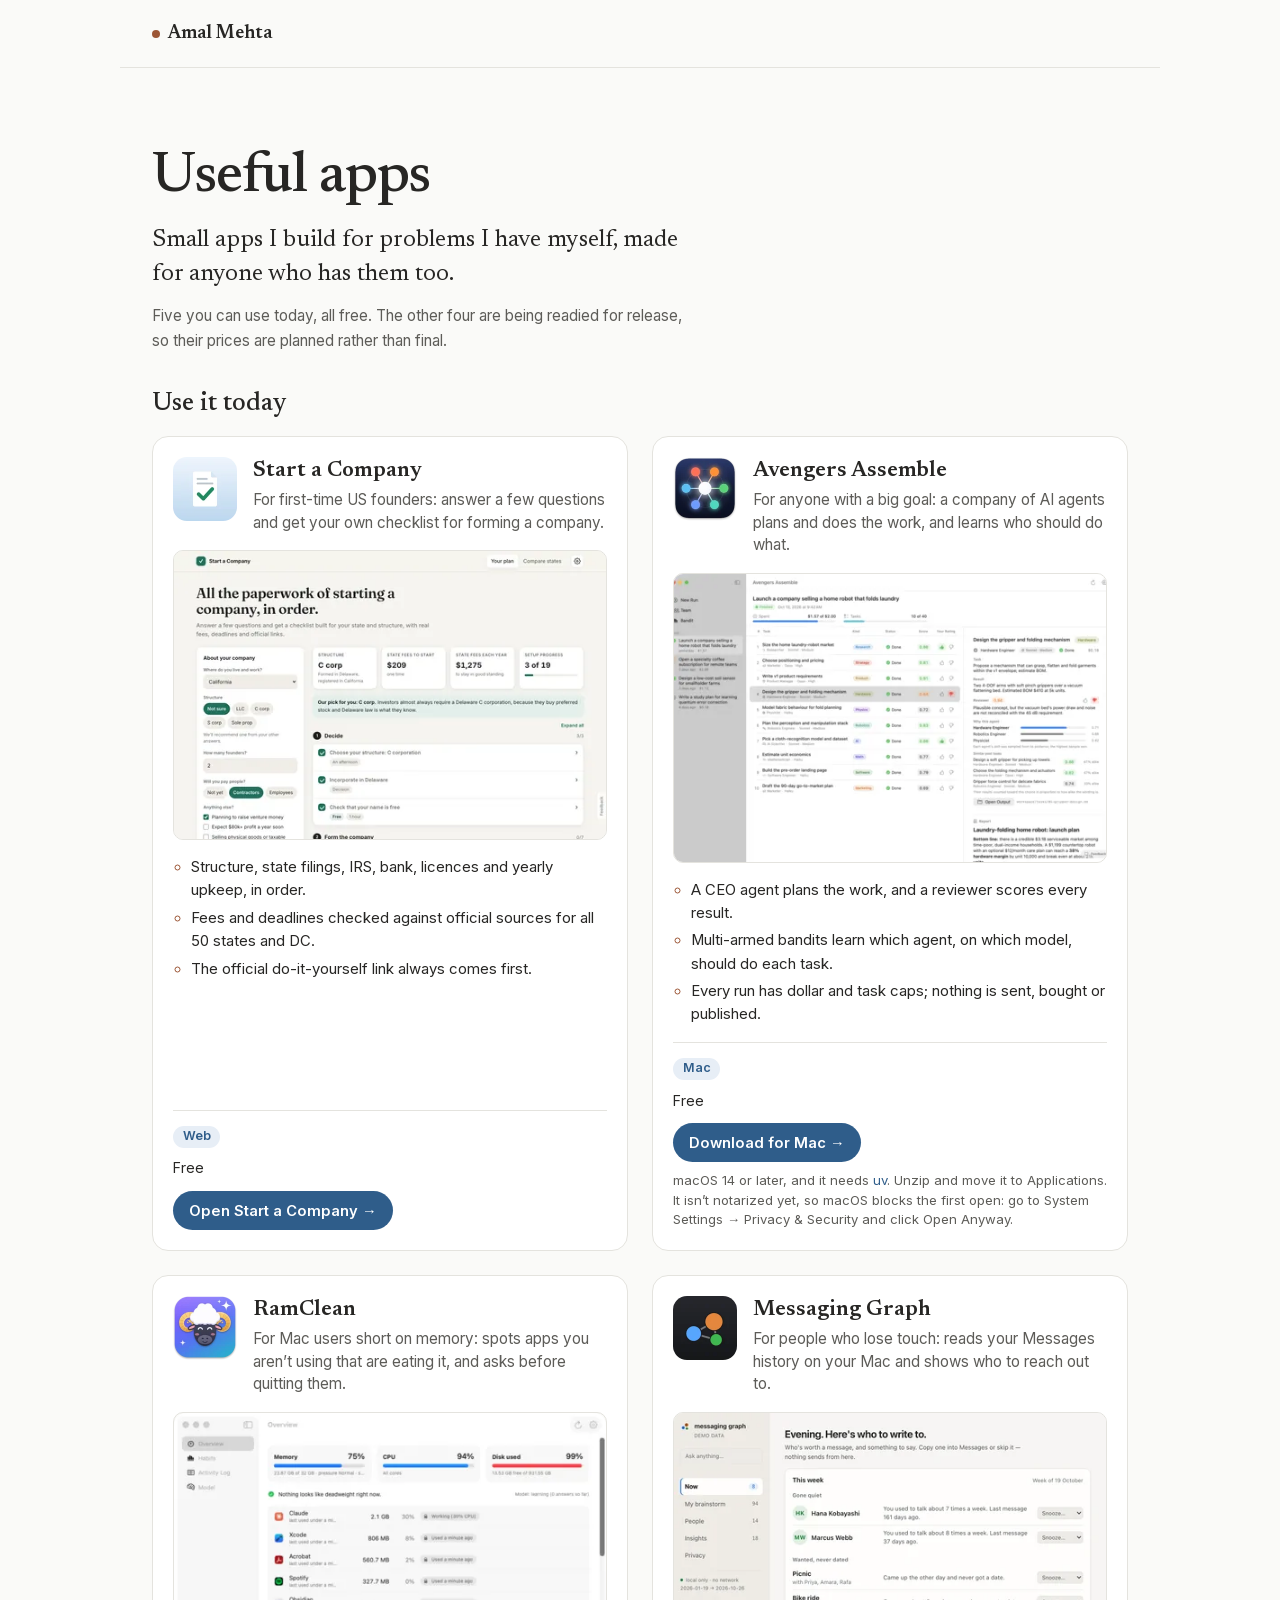
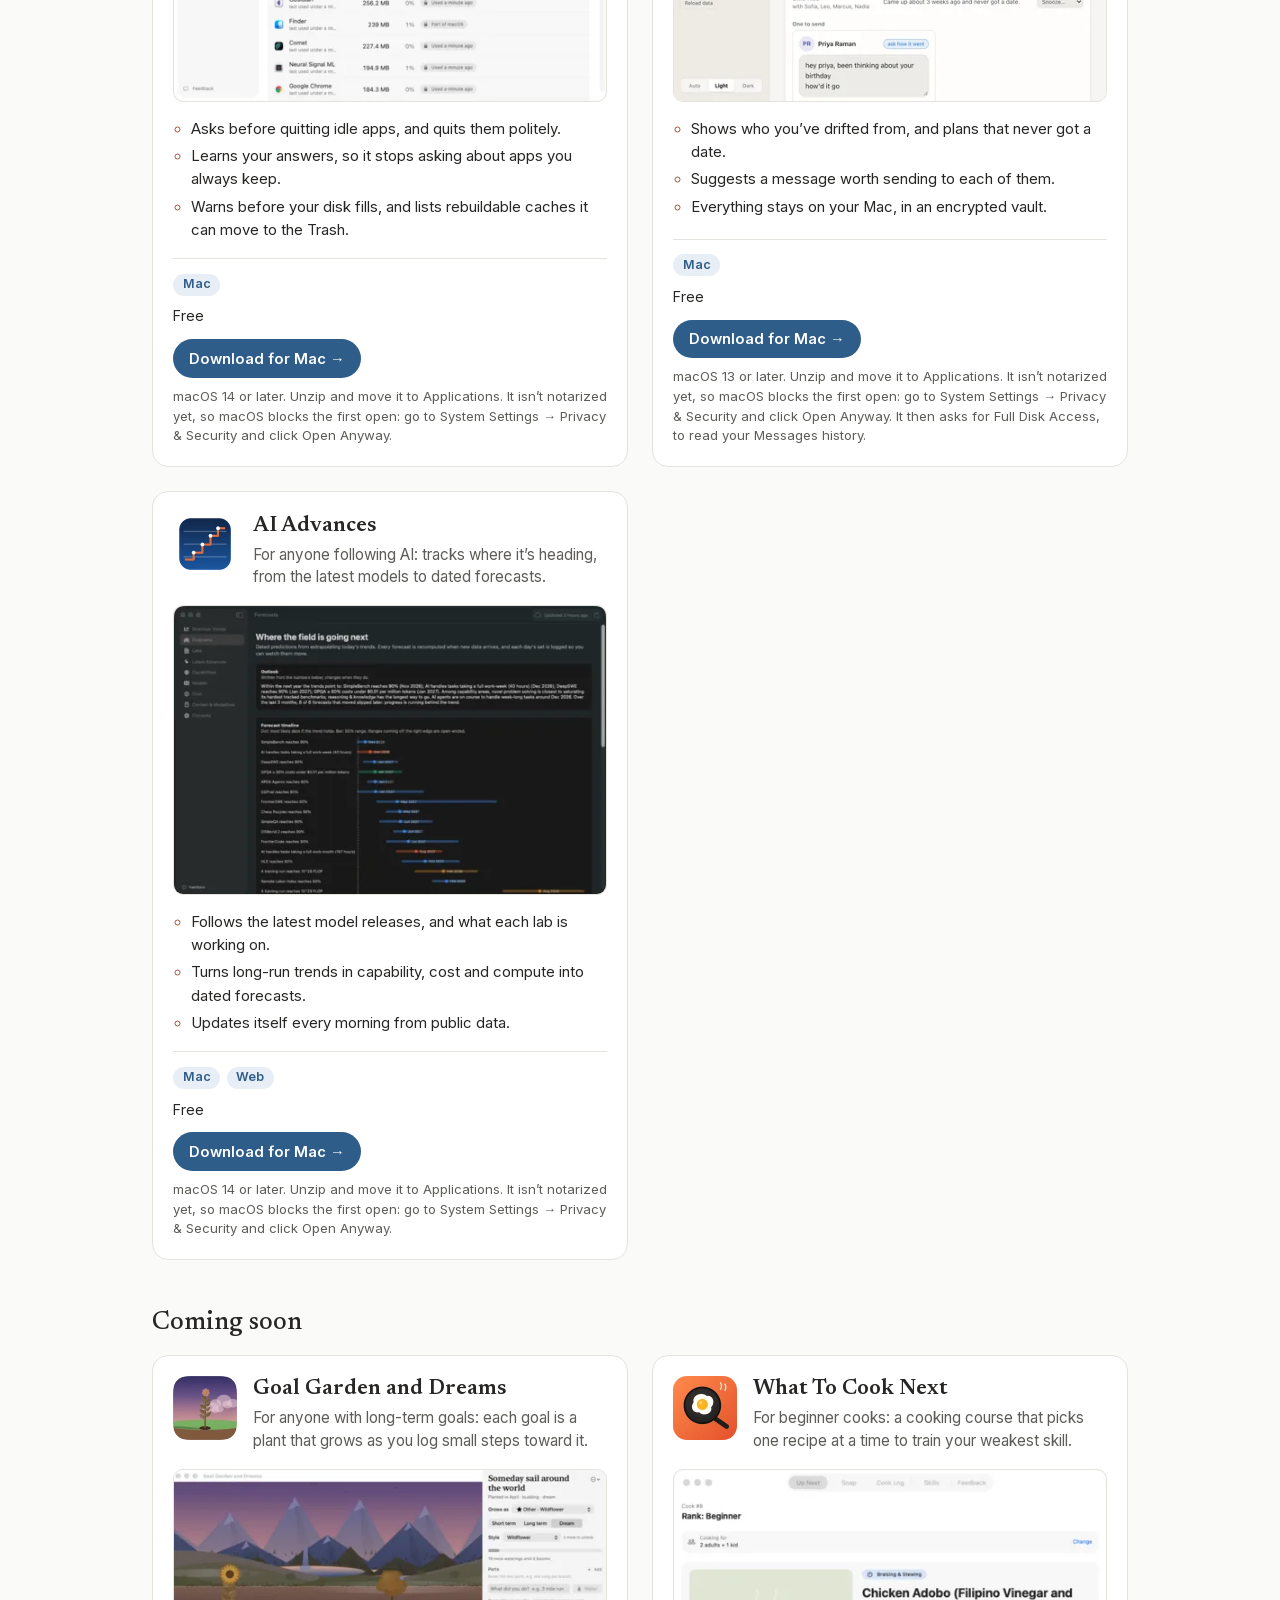
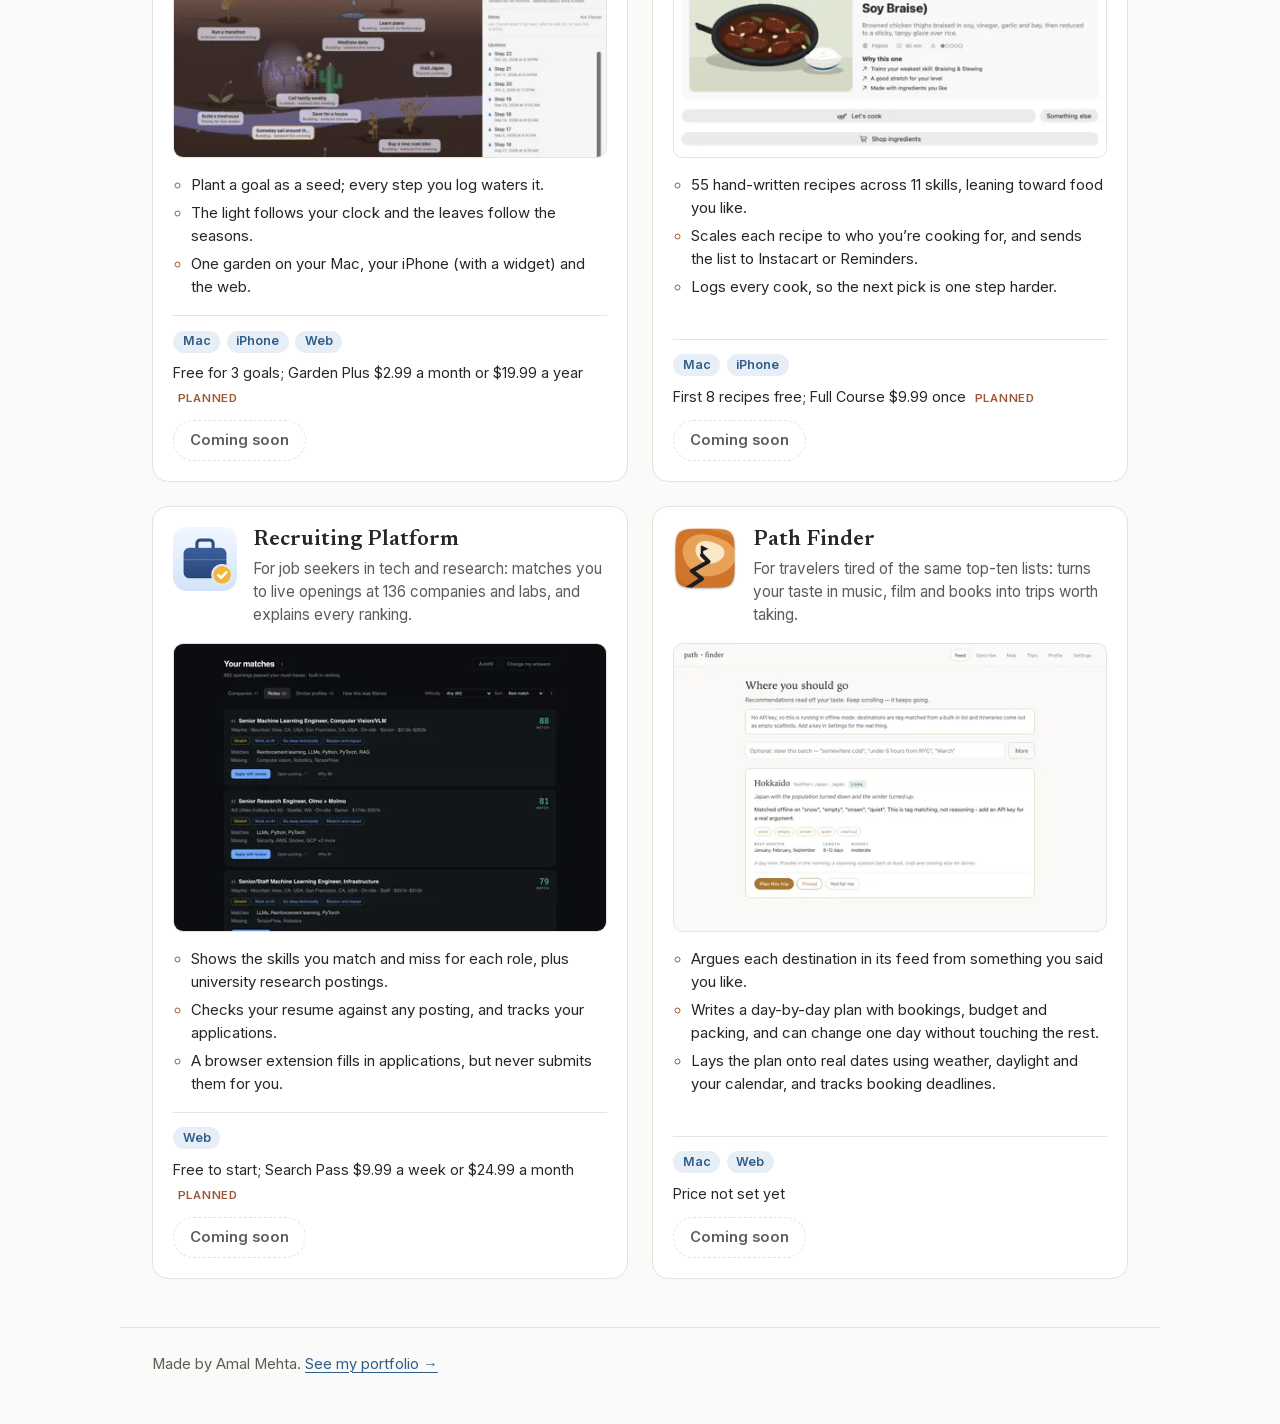
<file: index.html>
<!doctype html>
<html lang="en">
<head>
  <meta charset="utf-8">
  <meta name="viewport" content="width=device-width, initial-scale=1">
  <meta name="color-scheme" content="light dark">
  <meta http-equiv="Content-Security-Policy" content="default-src 'self'; object-src 'none'; base-uri 'self'; form-action 'none'">
  <title>Useful Apps · Amal Mehta</title>
  <meta name="description" content="A small suite of useful apps by Amal Mehta: for your Mac's memory, your long-term goals, learning to cook, starting a company, keeping in touch, following AI, finding a job, planning a trip and running a company of AI agents.">
  <meta name="theme-color" content="#fafaf8" media="(prefers-color-scheme: light)">
  <meta name="theme-color" content="#131414" media="(prefers-color-scheme: dark)">
  <link rel="icon" href="images/favicon-32.png" sizes="32x32" type="image/png">
  <link rel="icon" href="favicon.svg" type="image/svg+xml">
  <link rel="apple-touch-icon" href="images/apple-touch-icon.png">
  <link rel="canonical" href="https://amalmehta.github.io/UsefulApps/">
  <meta property="og:type" content="website">
  <meta property="og:site_name" content="Amal Mehta">
  <meta property="og:url" content="https://amalmehta.github.io/UsefulApps/">
  <meta property="og:title" content="Useful Apps by Amal Mehta">
  <meta property="og:description" content="Nine small apps for real problems: your Mac's memory, long-term goals, learning to cook, starting a company, keeping in touch, following AI, finding a job, planning a trip and running a company of AI agents.">
  <meta property="og:image" content="https://amalmehta.github.io/UsefulApps/images/og.png">
  <meta property="og:image:width" content="1200">
  <meta property="og:image:height" content="630">
  <meta property="og:image:alt" content="Useful Apps by Amal Mehta, with the nine apps' icons in a row">
  <meta name="twitter:card" content="summary_large_image">
  <meta name="twitter:image:alt" content="Useful Apps by Amal Mehta, with the nine apps' icons in a row">
  <link rel="preload" href="fonts/newsreader-latin.woff2" as="font" type="font/woff2" crossorigin>
  <link rel="preload" href="fonts/inter-latin.woff2" as="font" type="font/woff2" crossorigin>
  <link rel="stylesheet" href="styles.css">
</head>
<body>
  <a class="skip" href="#apps">Skip to the apps</a>

  <header class="wrap top">
    <a class="name" href="https://amalmehta.github.io/PortfolioWebsite/">Amal Mehta</a>
  </header>

  <main>
    <section class="wrap intro">
      <h1>Useful apps</h1>
      <p class="lede">Small apps I build for problems I have myself, made for anyone who has them too.</p>
      <p class="note">Five you can use today, all free. The other four are being readied for release, so their prices are planned rather than final.</p>
    </section>

    <section class="wrap group" id="apps" aria-labelledby="apps-title">
      <h2 class="group-title" id="apps-title">Use it today</h2>
      <ul class="apps">

        <li class="app" id="start-a-company">
          <div class="app-head">
            <img class="app-icon" src="images/icons/start-a-company.webp" width="64" height="64" alt="Start a Company’s icon: a page with a green tick">
            <div>
              <h3>Start a Company</h3>
              <p class="pitch">For first-time US founders: answer a few questions and get your own checklist for forming a company.</p>
            </div>
          </div>
          <img class="shot" src="images/shots/start-a-company-960.webp" srcset="images/shots/start-a-company-480.webp 480w, images/shots/start-a-company-960.webp 960w" sizes="(min-width: 760px) 470px, calc(100vw - 32px)" width="960" height="640" loading="lazy" alt="Start a Company’s plan: the founder’s answers on the left, and a checklist on the right with the structure, state fees and setup progress at the top">
          <ul class="does">
            <li>Structure, state filings, IRS, bank, licences and yearly upkeep, in order.</li>
            <li>Fees and deadlines checked against official sources for all 50 states and DC.</li>
            <li>The official do-it-yourself link always comes first.</li>
          </ul>
          <div class="app-foot">
            <p class="badges"><span class="badge">Web</span></p>
            <p class="price">Free</p>
            <p class="action"><a class="go" href="https://amalmehta.github.io/StartACompany/">Open Start a Company <span aria-hidden="true">→</span></a></p>
          </div>
        </li>

        <li class="app" id="avengers-assemble">
          <div class="app-head">
            <img class="app-icon" src="images/icons/avengers-assemble.webp" width="64" height="64" alt="Avengers Assemble’s icon: a central node joined to six agents">
            <div>
              <h3>Avengers Assemble</h3>
              <p class="pitch">For anyone with a big goal: a company of AI agents plans and does the work, and learns who should do what.</p>
            </div>
          </div>
          <img class="shot" src="images/shots/avengers-assemble-960.webp" srcset="images/shots/avengers-assemble-480.webp 480w, images/shots/avengers-assemble-960.webp 960w" sizes="(min-width: 760px) 470px, calc(100vw - 32px)" width="960" height="640" loading="lazy" alt="Avengers Assemble on a finished run: ten tasks with the agent and model that took each, reviewer scores, your ratings, and why that agent was chosen">
          <ul class="does">
            <li>A CEO agent plans the work, and a reviewer scores every result.</li>
            <li>Multi-armed bandits learn which agent, on which model, should do each task.</li>
            <li>Every run has dollar and task caps; nothing is sent, bought or published.</li>
          </ul>
          <div class="app-foot">
            <p class="badges"><span class="badge">Mac</span></p>
            <p class="price">Free</p>
            <p class="action"><a class="go" href="https://github.com/amalmehta/AvengersAssemble/releases/latest/download/AvengersAssemble.zip">Download for Mac <span aria-hidden="true">→</span></a></p>
            <p class="install">macOS 14 or later, and it needs <a href="https://docs.astral.sh/uv/">uv</a>. Unzip and move it to Applications. It isn’t notarized yet, so macOS blocks the first open: go to System Settings → Privacy &amp; Security and click Open Anyway.</p>
          </div>
        </li>

        <li class="app" id="ramclean">
          <div class="app-head">
            <img class="app-icon" src="images/icons/ramclean.webp" width="64" height="64" alt="RamClean’s icon: a smiling ram">
            <div>
              <h3>RamClean</h3>
              <p class="pitch">For Mac users short on memory: spots apps you aren’t using that are eating it, and asks before quitting them.</p>
            </div>
          </div>
          <img class="shot" src="images/shots/ramclean-960.webp" srcset="images/shots/ramclean-480.webp 480w, images/shots/ramclean-960.webp 960w" sizes="(min-width: 760px) 470px, calc(100vw - 32px)" width="960" height="640" loading="lazy" alt="RamClean’s overview window: memory, CPU and disk gauges above a list of apps with how much memory each uses and when it was last used">
          <ul class="does">
            <li>Asks before quitting idle apps, and quits them politely.</li>
            <li>Learns your answers, so it stops asking about apps you always keep.</li>
            <li>Warns before your disk fills, and lists rebuildable caches it can move to the Trash.</li>
          </ul>
          <div class="app-foot">
            <p class="badges"><span class="badge">Mac</span></p>
            <p class="price">Free</p>
            <p class="action"><a class="go" href="https://github.com/amalmehta/RamClean/releases/latest/download/RamClean.zip">Download for Mac <span aria-hidden="true">→</span></a></p>
            <p class="install">macOS 14 or later. Unzip and move it to Applications. It isn’t notarized yet, so macOS blocks the first open: go to System Settings → Privacy &amp; Security and click Open Anyway.</p>
          </div>
        </li>

        <li class="app" id="messaging-graph">
          <div class="app-head">
            <img class="app-icon" src="images/icons/messaging-graph.webp" width="64" height="64" alt="Messaging Graph’s icon: three linked dots">
            <div>
              <h3>Messaging Graph</h3>
              <p class="pitch">For people who lose touch: reads your Messages history on your Mac and shows who to reach out to.</p>
            </div>
          </div>
          <img class="shot" src="images/shots/messaging-graph-960.webp" srcset="images/shots/messaging-graph-480.webp 480w, images/shots/messaging-graph-960.webp 960w" sizes="(min-width: 760px) 470px, calc(100vw - 32px)" width="960" height="640" loading="lazy" alt="Messaging Graph’s week, from a made-up demo history: two friends who have gone quiet, two plans that never got a date, and a suggested message to send">
          <ul class="does">
            <li>Shows who you’ve drifted from, and plans that never got a date.</li>
            <li>Suggests a message worth sending to each of them.</li>
            <li>Everything stays on your Mac, in an encrypted vault.</li>
          </ul>
          <div class="app-foot">
            <p class="badges"><span class="badge">Mac</span></p>
            <p class="price">Free</p>
            <p class="action"><a class="go" href="https://github.com/amalmehta/MessagingGraph/releases/latest/download/Messaging-Graph.zip">Download for Mac <span aria-hidden="true">→</span></a></p>
            <p class="install">macOS 13 or later. Unzip and move it to Applications. It isn’t notarized yet, so macOS blocks the first open: go to System Settings → Privacy &amp; Security and click Open Anyway. It then asks for Full Disk Access, to read your Messages history.</p>
          </div>
        </li>

        <li class="app" id="ai-advances">
          <div class="app-head">
            <img class="app-icon" src="images/icons/ai-advances.webp" width="64" height="64" alt="AI Advances’ icon">
            <div>
              <h3>AI Advances</h3>
              <p class="pitch">For anyone following AI: tracks where it’s heading, from the latest models to dated forecasts.</p>
            </div>
          </div>
          <img class="shot" src="images/shots/ai-advances-960.webp" srcset="images/shots/ai-advances-480.webp 480w, images/shots/ai-advances-960.webp 960w" sizes="(min-width: 760px) 470px, calc(100vw - 32px)" width="960" height="640" loading="lazy" alt="AI Advances on its Forecasts page: an auto-written outlook, then a timeline of dated predictions, each with its most likely date and a 90% range">
          <ul class="does">
            <li>Follows the latest model releases, and what each lab is working on.</li>
            <li>Turns long-run trends in capability, cost and compute into dated forecasts.</li>
            <li>Updates itself every morning from public data.</li>
          </ul>
          <div class="app-foot">
            <p class="badges"><span class="badge">Mac</span> <span class="badge">Web</span></p>
            <p class="price">Free</p>
            <p class="action"><a class="go" href="https://github.com/amalmehta/ai-advances/releases/latest">Download for Mac <span aria-hidden="true">→</span></a></p>
            <p class="install">macOS 14 or later. Unzip and move it to Applications. It isn’t notarized yet, so macOS blocks the first open: go to System Settings → Privacy &amp; Security and click Open Anyway.</p>
          </div>
        </li>

      </ul>
    </section>

    <section class="wrap group" id="coming-soon" aria-labelledby="coming-soon-title">
      <h2 class="group-title" id="coming-soon-title">Coming soon</h2>
      <ul class="apps">

        <li class="app" id="goal-garden">
          <div class="app-head">
            <img class="app-icon" src="images/icons/goal-garden.webp" width="64" height="64" alt="Goal Garden’s icon: a flowering stem growing from the ground at dusk">
            <div>
              <h3>Goal Garden and Dreams</h3>
              <p class="pitch">For anyone with long-term goals: each goal is a plant that grows as you log small steps toward it.</p>
            </div>
          </div>
          <img class="shot" src="images/shots/goal-garden-960.webp" srcset="images/shots/goal-garden-480.webp 480w, images/shots/goal-garden-960.webp 960w" sizes="(min-width: 760px) 470px, calc(100vw - 32px)" width="960" height="640" loading="lazy" alt="A garden at dusk below mountains, with a plant for each goal at a different stage of growth, and one goal’s panel open at the side">
          <ul class="does">
            <li>Plant a goal as a seed; every step you log waters it.</li>
            <li>The light follows your clock and the leaves follow the seasons.</li>
            <li>One garden on your Mac, your iPhone (with a widget) and the web.</li>
          </ul>
          <div class="app-foot">
            <p class="badges"><span class="badge">Mac</span> <span class="badge">iPhone</span> <span class="badge">Web</span></p>
            <p class="price">Free for 3 goals; Garden Plus $2.99 a month or $19.99 a year <span class="planned">planned</span></p>
            <p class="action"><span class="soon">Coming soon</span></p>
          </div>
        </li>

        <li class="app" id="what-to-cook-next">
          <div class="app-head">
            <img class="app-icon" src="images/icons/what-to-cook-next.webp" width="64" height="64" alt="What To Cook Next’s icon: an egg frying in a pan">
            <div>
              <h3>What To Cook Next</h3>
              <p class="pitch">For beginner cooks: a cooking course that picks one recipe at a time to train your weakest skill.</p>
            </div>
          </div>
          <img class="shot" src="images/shots/what-to-cook-next-960.webp" srcset="images/shots/what-to-cook-next-480.webp 480w, images/shots/what-to-cook-next-960.webp 960w" sizes="(min-width: 760px) 470px, calc(100vw - 32px)" width="960" height="640" loading="lazy" alt="What To Cook Next on a Mac: the next recipe, chicken adobo, with an illustration and the reasons it was chosen">
          <ul class="does">
            <li>55 hand-written recipes across 11 skills, leaning toward food you like.</li>
            <li>Scales each recipe to who you’re cooking for, and sends the list to Instacart or Reminders.</li>
            <li>Logs every cook, so the next pick is one step harder.</li>
          </ul>
          <div class="app-foot">
            <p class="badges"><span class="badge">Mac</span> <span class="badge">iPhone</span></p>
            <p class="price">First 8 recipes free; Full Course $9.99 once <span class="planned">planned</span></p>
            <p class="action"><span class="soon">Coming soon</span></p>
          </div>
        </li>

        <li class="app" id="recruiting-platform">
          <div class="app-head">
            <img class="app-icon" src="images/icons/recruiting-platform.webp" width="64" height="64" alt="Recruiting Platform’s icon: a briefcase with a gold tick">
            <div>
              <h3>Recruiting Platform</h3>
              <p class="pitch">For job seekers in tech and research: matches you to live openings at 136 companies and labs, and explains every ranking.</p>
            </div>
          </div>
          <img class="shot" src="images/shots/recruiting-platform-960.webp" srcset="images/shots/recruiting-platform-480.webp 480w, images/shots/recruiting-platform-960.webp 960w" sizes="(min-width: 760px) 470px, calc(100vw - 32px)" width="960" height="640" loading="lazy" alt="A list of matched roles, each with a match score and the skills that match and are missing, for a made-up candidate">
          <ul class="does">
            <li>Shows the skills you match and miss for each role, plus university research postings.</li>
            <li>Checks your resume against any posting, and tracks your applications.</li>
            <li>A browser extension fills in applications, but never submits them for you.</li>
          </ul>
          <div class="app-foot">
            <p class="badges"><span class="badge">Web</span></p>
            <p class="price">Free to start; Search Pass $9.99 a week or $24.99 a month <span class="planned">planned</span></p>
            <p class="action"><span class="soon">Coming soon</span></p>
          </div>
        </li>

        <li class="app" id="path-finder">
          <div class="app-head">
            <img class="app-icon" src="images/icons/path-finder.webp" width="64" height="64" alt="Path Finder’s icon: a dark trail winding up to a flag on an orange hillside">
            <div>
              <h3>Path Finder</h3>
              <p class="pitch">For travelers tired of the same top-ten lists: turns your taste in music, film and books into trips worth taking.</p>
            </div>
          </div>
          <img class="shot" src="images/shots/path-finder-960.webp" srcset="images/shots/path-finder-480.webp 480w, images/shots/path-finder-960.webp 960w" sizes="(min-width: 760px) 470px, calc(100vw - 32px)" width="960" height="640" loading="lazy" alt="The Feed screen: a recommendation card for Hokkaido with its taste tags, best months, length and budget, shown in offline mode">
          <ul class="does">
            <li>Argues each destination in its feed from something you said you like.</li>
            <li>Writes a day-by-day plan with bookings, budget and packing, and can change one day without touching the rest.</li>
            <li>Lays the plan onto real dates using weather, daylight and your calendar, and tracks booking deadlines.</li>
          </ul>
          <div class="app-foot">
            <p class="badges"><span class="badge">Mac</span> <span class="badge">Web</span></p>
            <p class="price">Price not set yet</p>
            <p class="action"><span class="soon">Coming soon</span></p>
          </div>
        </li>

      </ul>
    </section>
  </main>

  <footer class="wrap footer">
    <p>Made by Amal Mehta. <a href="https://amalmehta.github.io/PortfolioWebsite/">See my portfolio <span aria-hidden="true">→</span></a></p>
  </footer>
</body>
</html>
</file>
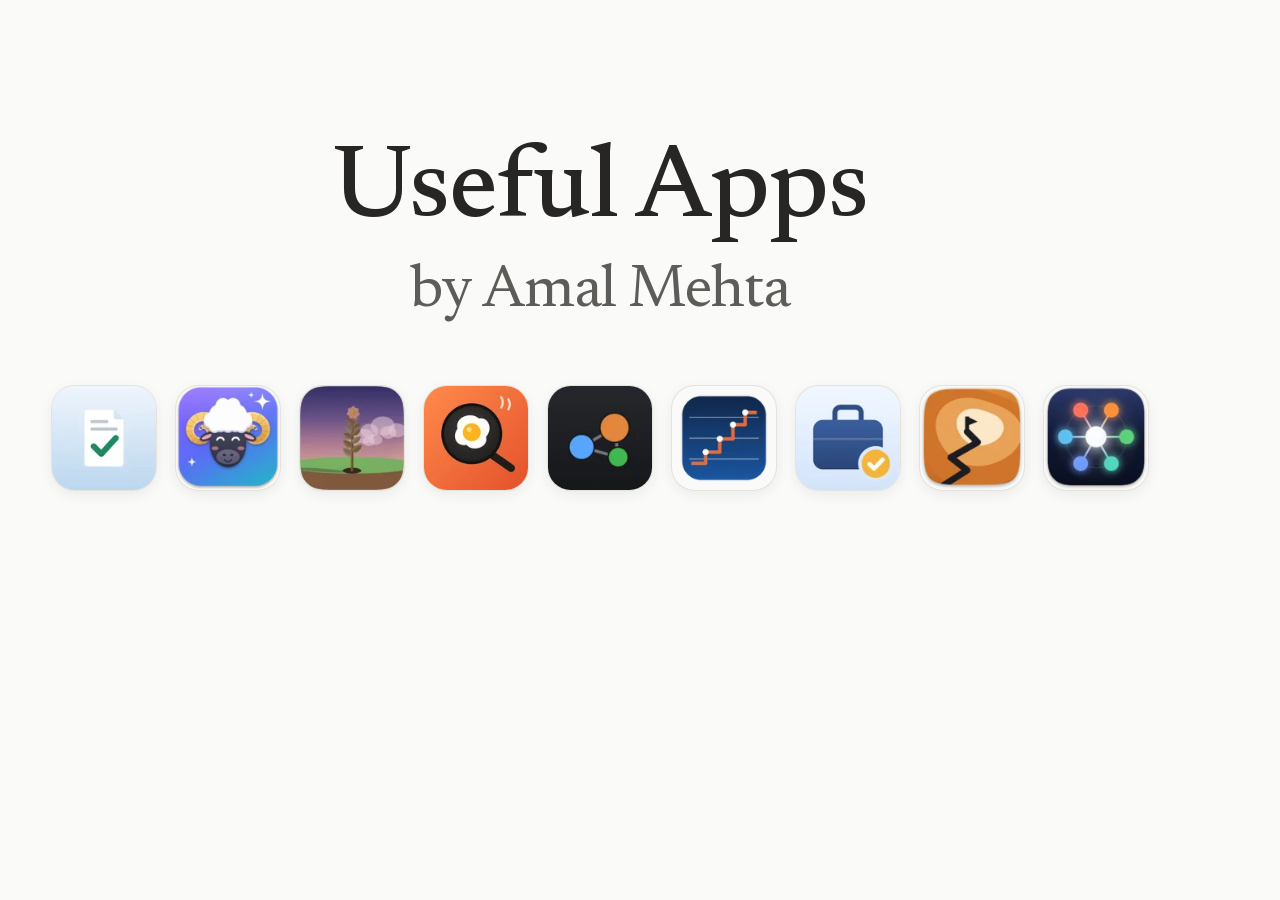
<file: scripts/og.html>
<!doctype html>
<!-- The 1200 × 630 link-preview card. scripts/make-images.sh screenshots this into images/og.png.
     Matches og:image:alt in index.html: "Useful Apps by Amal Mehta, with the nine apps' icons in a row". -->
<html lang="en">
<head>
<meta charset="utf-8">
<style>
  @font-face { font-family: "Newsreader"; font-weight: 400 600; src: url("../fonts/newsreader-latin.woff2") format("woff2"); }
  html, body { margin: 0; width: 1200px; height: 630px; overflow: hidden; }
  body {
    background: #fafaf8; color: #272624;
    font-family: "Newsreader", Georgia, serif;
    display: flex; flex-direction: column; justify-content: center; align-items: center; gap: 64px;
  }
  h1 { margin: 0; font-size: 104px; font-weight: 500; line-height: 1; letter-spacing: -0.01em; }
  h1 .by { font-weight: 400; font-size: 60px; color: #5d5c58; display: block; text-align: center; margin-top: 18px; }
  .icons { display: flex; gap: 20px; }
  /* Same corner ratio as .app-icon on the page (14px on 64px), plus a hairline so the pale icons keep an edge. */
  .icons img { width: 104px; height: 104px; border-radius: 22.75px; box-shadow: 0 0 0 1px #e4e3de, 0 4px 14px rgba(39, 38, 36, 0.08); }
</style>
</head>
<body>
  <h1>Useful Apps <span class="by">by Amal Mehta</span></h1>
  <div class="icons">
    <img src="../images/icons/start-a-company.webp" alt="">
    <img src="../images/icons/ramclean.webp" alt="">
    <img src="../images/icons/goal-garden.webp" alt="">
    <img src="../images/icons/what-to-cook-next.webp" alt="">
    <img src="../images/icons/messaging-graph.webp" alt="">
    <img src="../images/icons/ai-advances.webp" alt="">
    <img src="../images/icons/recruiting-platform.webp" alt="">
    <img src="../images/icons/path-finder.webp" alt="">
    <img src="../images/icons/avengers-assemble.webp" alt="">
  </div>
</body>
</html>
</file>
<file: styles.css>
/* Useful Apps: the same palette and type as the portfolio (amalmehta.github.io/PortfolioWebsite),
   so the two read as one family. Fonts are self-hosted (SIL OFL, see fonts/OFL-*.txt). */
@font-face { font-family: "Newsreader"; font-style: normal; font-weight: 400 600; font-display: swap; src: url("fonts/newsreader-latin.woff2") format("woff2"); }
@font-face { font-family: "Inter"; font-style: normal; font-weight: 400 600; font-display: swap; src: url("fonts/inter-latin.woff2") format("woff2"); }

:root {
  --bg: #fafaf8;
  --surface: #ffffff;
  --text: #272624;
  --muted: #5d5c58;
  --faint: #706e69;
  --line: #e4e3de;
  --accent: #2f5d8a;
  --accent-soft: #e7eef6;
  --warm: #9c5636;
  --warm-soft: #f5ece7;
  --serif: "Newsreader", Georgia, "Times New Roman", serif;
  --sans: "Inter", -apple-system, BlinkMacSystemFont, "Segoe UI", sans-serif;
  color-scheme: light dark;
}

@media (prefers-color-scheme: dark) {
  :root {
    --bg: #131414;
    --surface: #1b1c1c;
    --text: #e6e5e0;
    --muted: #a6a59f;
    --faint: #8d8b85;
    --line: #2c2c2b;
    --accent: #8db6dd;
    --accent-soft: #1f2a35;
    --warm: #d9a07f;
    --warm-soft: #2b2320;
  }
}

* { box-sizing: border-box; }

body {
  margin: 0;
  background: var(--bg);
  color: var(--text);
  font-family: var(--sans);
  font-size: 17px;
  line-height: 1.65;
  -webkit-font-smoothing: antialiased;
}
main { overflow-x: clip; }

a { color: var(--accent); text-decoration: none; }
a:hover { text-decoration: underline; text-underline-offset: 3px; }

.wrap { max-width: 1040px; margin: 0 auto; padding: 0 16px; }
@media (min-width: 640px) { .wrap { padding: 0 32px; } }

/* Accessibility */
:focus-visible { outline: 2px solid var(--accent); outline-offset: 3px; border-radius: 3px; }
.skip { position: absolute; left: 16px; top: -3rem; z-index: 20; padding: 0.4rem 0.8rem; border-radius: 6px; background: var(--surface); color: var(--accent); border: 1px solid var(--line); font-size: 0.92rem; }
.skip:focus { top: 0.6rem; }

/* Top line: the name links back to the portfolio */
.top { padding-top: 1.1rem; padding-bottom: 1.1rem; border-bottom: 1px solid var(--line); }
.name { font-family: var(--serif); font-size: 1.15rem; font-weight: 600; color: var(--text); }
.name::before { content: ""; display: inline-block; width: 0.5rem; height: 0.5rem; border-radius: 50%; background: var(--warm); margin-right: 0.5rem; vertical-align: middle; }

/* Intro */
.intro { padding-top: 3.5rem; padding-bottom: 2.25rem; }
@media (min-width: 640px) { .intro { padding-top: 5rem; } }
.intro h1 {
  font-family: var(--serif); font-weight: 500;
  font-size: clamp(2.4rem, 7vw, 3.6rem); line-height: 1.05; letter-spacing: -0.02em;
  margin: 0 0 1rem;
}
.lede { font-family: var(--serif); font-size: clamp(1.2rem, 2.6vw, 1.5rem); line-height: 1.4; max-width: 40ch; margin: 0 0 0.75rem; }
.note { color: var(--muted); font-size: 0.95rem; max-width: 60ch; margin: 0; }

/* What you can use today, then what's coming */
.group-title { font-family: var(--serif); font-weight: 500; font-size: 1.6rem; line-height: 1.2; margin: 0 0 1rem; }

/* The apps: one column on phones, two from tablet width up */
.apps { list-style: none; padding: 0; margin: 0 0 3rem; display: grid; gap: 1.25rem; }
@media (min-width: 760px) { .apps { grid-template-columns: 1fr 1fr; gap: 1.5rem; } }
.app {
  display: flex; flex-direction: column; gap: 1rem;
  padding: 1.25rem; background: var(--surface);
  border: 1px solid var(--line); border-radius: 16px;
  min-width: 0;
}
.app-head { display: grid; grid-template-columns: 64px 1fr; gap: 1rem; align-items: start; }
.app-icon { width: 64px; height: 64px; border-radius: 14px; }
.app h3 { font-family: var(--serif); font-weight: 600; font-size: 1.35rem; line-height: 1.25; margin: 0.05rem 0 0.25rem; }
.pitch { margin: 0; font-size: 0.95rem; line-height: 1.5; color: var(--muted); }

/* Every card has a screenshot */
.shot {
  display: block; width: 100%; height: auto; aspect-ratio: 3 / 2;
  object-fit: cover; object-position: top;
  border-radius: 10px; border: 1px solid var(--line); background: var(--bg);
}

.does { margin: 0; padding-left: 1.15rem; font-size: 0.93rem; line-height: 1.55; }
.does li + li { margin-top: 0.3rem; }
.does li::marker { color: var(--warm); }

/* Platforms, price and the one next step, pinned to the bottom so cards line up */
.app-foot { margin-top: auto; padding-top: 0.9rem; border-top: 1px solid var(--line); display: grid; gap: 0.55rem; }
.app-foot p { margin: 0; }
.badges { display: flex; flex-wrap: wrap; gap: 0.4rem; }
.badge { font-size: 0.78rem; font-weight: 600; line-height: 1.5; padding: 0.1rem 0.6rem; border-radius: 999px; background: var(--accent-soft); color: var(--accent); }
.price { font-size: 0.9rem; color: var(--text); }
.planned { margin-left: 0.3rem; font-size: 0.72rem; font-weight: 600; letter-spacing: 0.06em; text-transform: uppercase; color: var(--warm); white-space: nowrap; }
.action { padding-top: 0.15rem; }
.go, .soon { display: inline-block; padding: 0.45rem 1rem; border-radius: 999px; font-weight: 600; font-size: 0.92rem; }
.go { color: #fff; background: var(--accent); transition: background-color 0.2s; }
.go:hover { text-decoration: none; background: color-mix(in srgb, var(--accent) 85%, #000); }
@media (prefers-color-scheme: dark) { .go { color: #10161c; } .go:hover { background: color-mix(in srgb, var(--accent) 85%, #fff); } }
.soon { color: var(--muted); border: 1px dashed var(--line); }
.install { font-size: 0.82rem; line-height: 1.5; color: var(--muted); }
@media (pointer: coarse) { .go, .soon { padding-block: 0.65rem; } }

@media (max-width: 480px) {
  .app { padding: 1rem; }
  .app-head { grid-template-columns: 52px 1fr; gap: 0.8rem; }
  .app-icon { width: 52px; height: 52px; border-radius: 12px; }
}

/* Footer */
.footer { padding-top: 1.5rem; padding-bottom: 3rem; border-top: 1px solid var(--line); color: var(--muted); font-size: 0.92rem; }
.footer p { margin: 0; }
.footer a { text-decoration: underline; text-underline-offset: 3px; text-decoration-thickness: 1px; }
</file>
